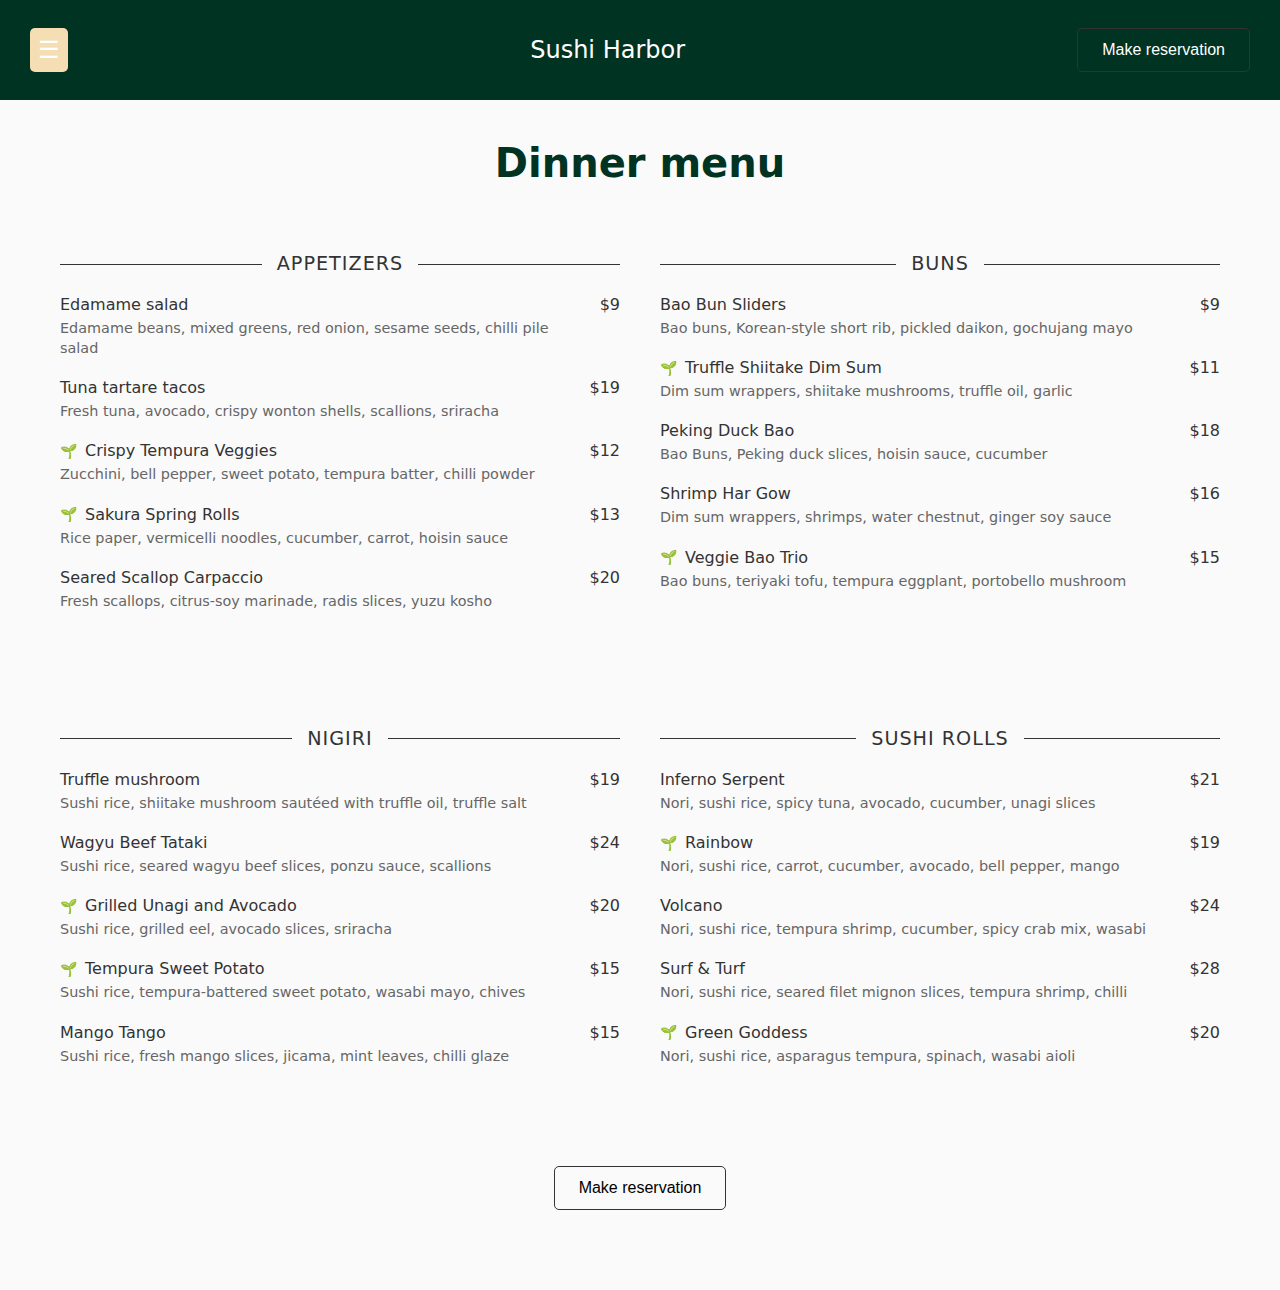
<file: menu.html>
<!DOCTYPE html>
<html lang="en">
<head>
    <meta charset="UTF-8">
    <meta name="viewport" content="width=device-width, initial-scale=1.0">
    <title>Dinner Menu</title>
    <link rel="stylesheet" href="styles.css">
    <style>
        .navbar{
            height: 100px;
        }
         @media (max-width: 768px) {
            .reservation-button {
        width: 100%;
        font-size: 15px;
        max-width: 300px;
        margin-left: 23% !important;
        color: black !important;
        background-color: wheat !important;

    }
    .navbar{
        height: 100px !important;
    }
 
    .logo-text{
        font-size: 16px !important;
        padding-left: 10px !important;

    }
        }@media (max-width: 480px) {
    .logo-text{
        font-size: 13px !important;
        margin-left: 15% !important;

        
    }
    .reservation-button {
        width: 100%;
        margin-left: -0% !important;
        font-size: 13px !important;
        
    height: 63px !important;
        max-width: 200px;
        background-color: wheat !important;
    }}
  
        body {
            font-family: system-ui, -apple-system, BlinkMacSystemFont, 'Segoe UI', sans-serif;
           
            color: #333;
            background-color: #fafafa;
        }

        h1 {
            text-align: center;
            font-size: 2.5rem;
            margin-bottom: 50px;
        }

        .menu-container {
            display: grid;
            grid-template-columns: 1fr 1fr;
            gap: 40px;
        }

        .section {
            margin-bottom: 40px;
        }

        .section-title {
            text-align: center;
            font-size: 1.2rem;
            letter-spacing: 1px;
            margin-bottom: 20px;
            position: relative;
        }

        .section-title::after {
            content: '';
            display: block;
            width: 100%;
            height: 1px;
            background-color: #333;
            position: absolute;
            top: 50%;
            z-index: -1;
        }

        .section-title span {
            background-color: #fafafa;
            padding: 0 15px;
        }

        .menu-item {
            display: flex;
            justify-content: space-between;
            margin-bottom: 20px;
            gap: 20px;
        }

        .item-details {
            flex-grow: 1;
        }

        .item-name {
            font-weight: 500;
            margin-bottom: 4px;
            display: flex;
            align-items: center;
            gap: 8px;
        }

        .vegetarian-icon::before {
            content: '🌱';
            font-size: 14px;
        }

        .item-description {
            font-size: 0.9rem;
            color: #666;
            line-height: 1.4;
        }

        .item-price {
            font-weight: 500;
        }

        .reservation-button {
            display: block;
            width: fit-content;
            margin: 40px auto;
            padding: 12px 24px;
            border: 1px solid #333;
            background: none;
            cursor: pointer;
            font-size: 1rem;
            transition: all 0.3s ease;
        }
.main{
    max-width: 1200px;
            margin: 0 auto;
            padding: 40px 20px;
}
        .reservation-button:hover {
            background-color: #333;
            color: white;
        }

        @media (max-width: 768px) {
            .menu-container {
                grid-template-columns: 1fr;
            }
        }
    </style>
</head>
<body>
    <nav class="navbar" style="padding:0px;" >
        <button class="menu-button" onclick="toggleMenu()" style=" margin-left: 30px; background-color: wheat;">☰</button>
        
        <span class="logo-text" style="margin-left: 70px;">Sushi Harbor</span>
        
     <a href="reserve.html"  style=" text-decoration: none; color: wheat; margin-right: 30px;" >   <button class="reservation-button">Make reservation</button></a>
    </nav>

    <div class="mobile-menu" id="mobileMenu">
        <button class="close-button" onclick="toggleMenu()">✕</button>
        <!-- Add mobile menu content here -->
<ul><li id="li"> <a id="a" href="index.html">Home</a></li>
    <li id="li"> <a id="a" href="reserve.html">Reservation</a></li>
    <li id="li"> <a id="a" href="menu.html">Menu</a></li></ul>
    <li id="li"> <a id="a" href="aboutus.html">About us</a></li>
    </div>
    <div class="main">
    <h1>Dinner menu</h1>
    <div class="menu-container">
        <div class="section">
            <h2 class="section-title"><span>APPETIZERS</span></h2>
            <div class="menu-item">
                <div class="item-details">
                    <div class="item-name">Edamame salad</div>
                    <div class="item-description">Edamame beans, mixed greens, red onion, sesame seeds, chilli pile salad</div>
                </div>
                <div class="item-price">$9</div>
            </div>
            <div class="menu-item">
                <div class="item-details">
                    <div class="item-name">Tuna tartare tacos</div>
                    <div class="item-description">Fresh tuna, avocado, crispy wonton shells, scallions, sriracha</div>
                </div>
                <div class="item-price">$19</div>
            </div>
            <div class="menu-item">
                <div class="item-details">
                    <div class="item-name vegetarian-icon">Crispy Tempura Veggies</div>
                    <div class="item-description">Zucchini, bell pepper, sweet potato, tempura batter, chilli powder</div>
                </div>
                <div class="item-price">$12</div>
            </div>
            <div class="menu-item">
                <div class="item-details">
                    <div class="item-name vegetarian-icon">Sakura Spring Rolls</div>
                    <div class="item-description">Rice paper, vermicelli noodles, cucumber, carrot, hoisin sauce</div>
                </div>
                <div class="item-price">$13</div>
            </div>
            <div class="menu-item">
                <div class="item-details">
                    <div class="item-name">Seared Scallop Carpaccio</div>
                    <div class="item-description">Fresh scallops, citrus-soy marinade, radis slices, yuzu kosho</div>
                </div>
                <div class="item-price">$20</div>
            </div>
        </div>

        <div class="section">
            <h2 class="section-title"><span>BUNS</span></h2>
            <div class="menu-item">
                <div class="item-details">
                    <div class="item-name">Bao Bun Sliders</div>
                    <div class="item-description">Bao buns, Korean-style short rib, pickled daikon, gochujang mayo</div>
                </div>
                <div class="item-price">$9</div>
            </div>
            <div class="menu-item">
                <div class="item-details">
                    <div class="item-name vegetarian-icon">Truffle Shiitake Dim Sum</div>
                    <div class="item-description">Dim sum wrappers, shiitake mushrooms, truffle oil, garlic</div>
                </div>
                <div class="item-price">$11</div>
            </div>
            <div class="menu-item">
                <div class="item-details">
                    <div class="item-name">Peking Duck Bao</div>
                    <div class="item-description">Bao Buns, Peking duck slices, hoisin sauce, cucumber</div>
                </div>
                <div class="item-price">$18</div>
            </div>
            <div class="menu-item">
                <div class="item-details">
                    <div class="item-name">Shrimp Har Gow</div>
                    <div class="item-description">Dim sum wrappers, shrimps, water chestnut, ginger soy sauce</div>
                </div>
                <div class="item-price">$16</div>
            </div>
            <div class="menu-item">
                <div class="item-details">
                    <div class="item-name vegetarian-icon">Veggie Bao Trio</div>
                    <div class="item-description">Bao buns, teriyaki tofu, tempura eggplant, portobello mushroom</div>
                </div>
                <div class="item-price">$15</div>
            </div>
        </div>

        <div class="section">
            <h2 class="section-title"><span>NIGIRI</span></h2>
            <div class="menu-item">
                <div class="item-details">
                    <div class="item-name">Truffle mushroom</div>
                    <div class="item-description">Sushi rice, shiitake mushroom sautéed with truffle oil, truffle salt</div>
                </div>
                <div class="item-price">$19</div>
            </div>
            <div class="menu-item">
                <div class="item-details">
                    <div class="item-name">Wagyu Beef Tataki</div>
                    <div class="item-description">Sushi rice, seared wagyu beef slices, ponzu sauce, scallions</div>
                </div>
                <div class="item-price">$24</div>
            </div>
            <div class="menu-item">
                <div class="item-details">
                    <div class="item-name vegetarian-icon">Grilled Unagi and Avocado</div>
                    <div class="item-description">Sushi rice, grilled eel, avocado slices, sriracha</div>
                </div>
                <div class="item-price">$20</div>
            </div>
            <div class="menu-item">
                <div class="item-details">
                    <div class="item-name vegetarian-icon">Tempura Sweet Potato</div>
                    <div class="item-description">Sushi rice, tempura-battered sweet potato, wasabi mayo, chives</div>
                </div>
                <div class="item-price">$15</div>
            </div>
            <div class="menu-item">
                <div class="item-details">
                    <div class="item-name">Mango Tango</div>
                    <div class="item-description">Sushi rice, fresh mango slices, jicama, mint leaves, chilli glaze</div>
                </div>
                <div class="item-price">$15</div>
            </div>
        </div>

        <div class="section">
            <h2 class="section-title"><span>SUSHI ROLLS</span></h2>
            <div class="menu-item">
                <div class="item-details">
                    <div class="item-name">Inferno Serpent</div>
                    <div class="item-description">Nori, sushi rice, spicy tuna, avocado, cucumber, unagi slices</div>
                </div>
                <div class="item-price">$21</div>
            </div>
            <div class="menu-item">
                <div class="item-details">
                    <div class="item-name vegetarian-icon">Rainbow</div>
                    <div class="item-description">Nori, sushi rice, carrot, cucumber, avocado, bell pepper, mango</div>
                </div>
                <div class="item-price">$19</div>
            </div>
            <div class="menu-item">
                <div class="item-details">
                    <div class="item-name">Volcano</div>
                    <div class="item-description">Nori, sushi rice, tempura shrimp, cucumber, spicy crab mix, wasabi</div>
                </div>
                <div class="item-price">$24</div>
            </div>
            <div class="menu-item">
                <div class="item-details">
                    <div class="item-name">Surf & Turf</div>
                    <div class="item-description">Nori, sushi rice, seared filet mignon slices, tempura shrimp, chilli</div>
                </div>
                <div class="item-price">$28</div>
            </div>
            <div class="menu-item">
                <div class="item-details">
                    <div class="item-name vegetarian-icon">Green Goddess</div>
                    <div class="item-description">Nori, sushi rice, asparagus tempura, spinach, wasabi aioli</div>
                </div>
                <div class="item-price">$20</div>
            </div>
        </div>
    </div>
   <a href="reserve.html" style="color: black;text-decoration: none;"> <button style="color: black;" class="reservation-button">Make reservation</button></a>
</div>
  <script src="script.js"></script>
</body>
</html>
</file>
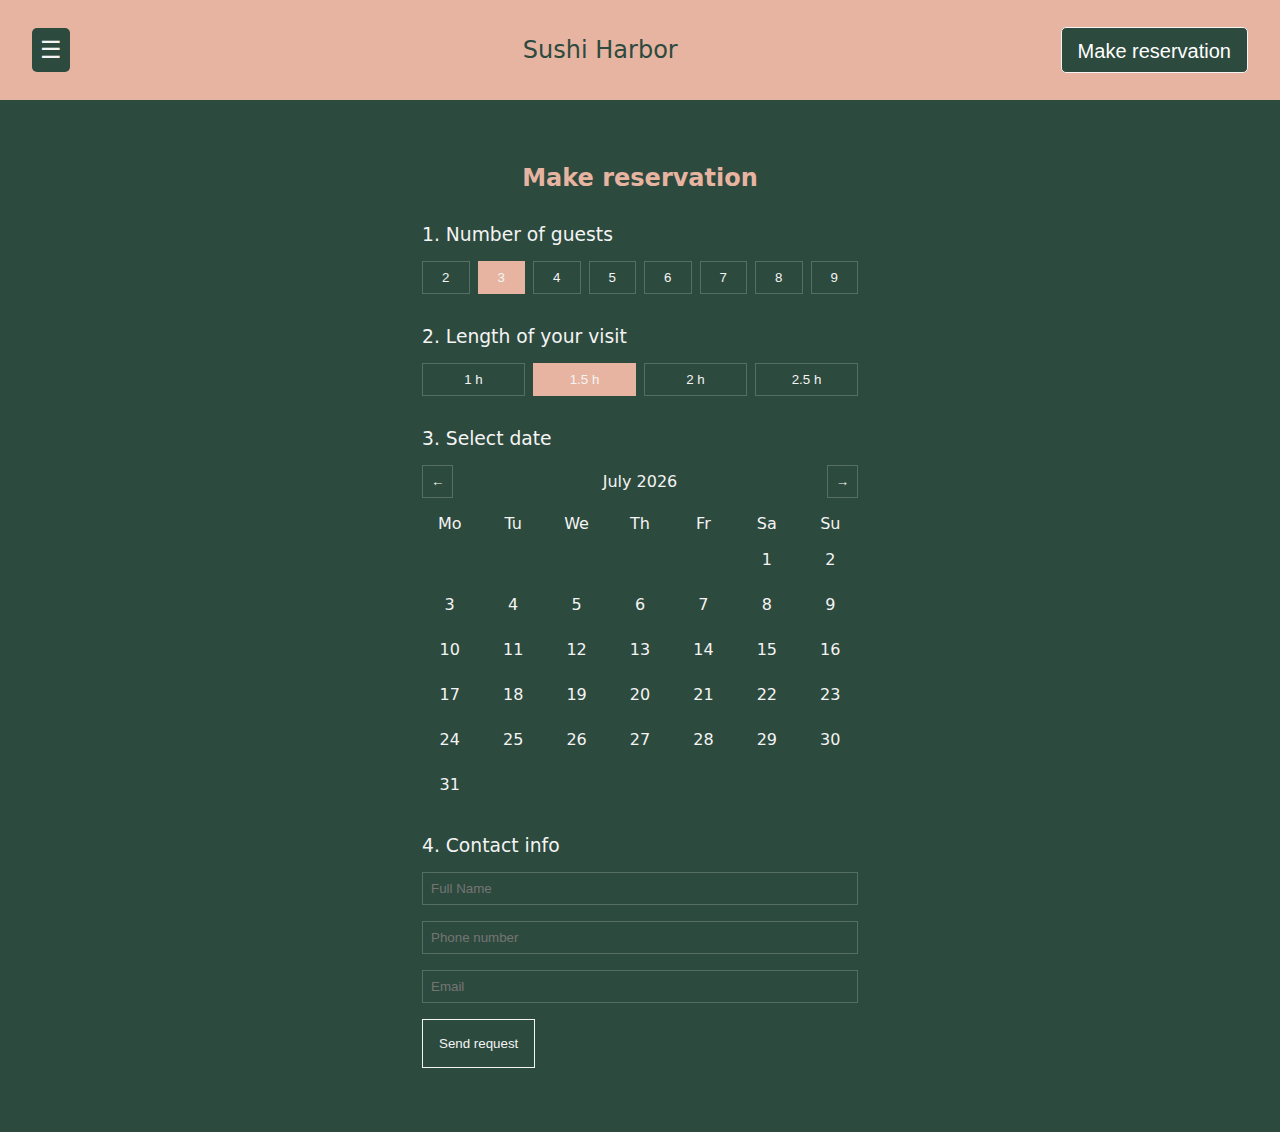
<file: reserve.html>
<!DOCTYPE html>
<html lang="en">
<head>
    <meta charset="UTF-8">
    <meta name="viewport" content="width=device-width, initial-scale=1.0">
    <title>Sushi Bloom - Reservation</title>
    <script src="script.js"></script>
    <link rel="stylesheet" href="styles.css">
    <style>
          .navbar{
            height: 100px;
        }
         @media (max-width: 768px) {
            .reservation-button {
        width: 100%;
        font-size: 15px;
        max-width: 300px;
        margin-left: 23% !important;
        color: white !important;
        background-color: #2d4a3e !important;

    }
    .navbar{
        height: 100px !important;
    }
 
    .logo-text{
        font-size: 16px !important;
        padding-left: 10px !important;

    }
        }
        :root {
            --primary-green: #2d4a3e;
            --accent-coral: #e8b4a2;
            --text-light: #f4f4f4;
            --border-color: rgba(255,255,255,0.2);
        }
.reservation-button:hover{
    background-color: #2d4a3e;

}

@media (max-width: 480px) {
    .logo-text{
        font-size: 13px !important;
        margin-left: 15% !important;
        padding-right: 17px !important;
    }
    .reservation-button {
        width: 100%;
        margin-left: -0% !important;
        font-size: 10px !important;
        
    height: 63px !important;
        max-width: 200px;
        background-color: #2d4a3e !important;
    }
  
.navbar {
    width: 100%;
}
    
}
        body {
            margin: 0;
            font-family: system-ui, -apple-system, sans-serif;
            background-color: var(--primary-green);
            color: var(--text-light);
            min-height: 100vh;
            background-size: cover;
        }

     

        .menu-button {
            background: none;
            border: none;
            color: var(--text-light);
            font-size: 1.5rem;
            cursor: pointer;
        }

        .logo {
            color: var(--text-light);
            text-decoration: none;
            font-size: 1.2rem;
        }

        .reservation-button {
            background: transparent;
            color: var(--text-light);
            border: 1px solid var(--text-light);
            padding: 0.5rem 1rem;
            cursor: pointer;
        }

        .reservation-form {
            background-color: rgba(45, 74, 62, 0.95);
            max-width: 500px;
            margin: 2rem auto;
            padding: 2rem;
            border-radius: 8px;
        }

        .form-title {
            text-align: center;
            color: var(--accent-coral);
            margin-bottom: 2rem;
        }

        .section-title {
            margin: 1rem 0;
            font-weight: normal;
        }

        .number-grid, .time-grid {
            display: grid;
            grid-template-columns: repeat(8, 1fr);
            gap: 0.5rem;
            margin-bottom: 2rem;
        }

        .time-grid {
            grid-template-columns: repeat(4, 1fr);
        }

        .grid-button {
            padding: 0.5rem;
            background: transparent;
            border: 1px solid var(--border-color);
            color: var(--text-light);
            cursor: pointer;
            transition: all 0.3s ease;
        }

        .grid-button.selected {
            background-color: var(--accent-coral);
            border-color: var(--accent-coral);
        }

        .calendar {
            margin-bottom: 2rem;
        }

        .calendar-header {
            display: flex;
            justify-content: space-between;
            align-items: center;
            margin-bottom: 1rem;
        }

        .calendar-grid {
            display: grid;
            grid-template-columns: repeat(7, 1fr);
            gap: 0.5rem;
            text-align: center;
        }

        .calendar-day {
            padding: 0.5rem;
            border: 1px solid transparent;
            cursor: pointer;
        }

        .calendar-day:hover {
            border-color: var(--accent-coral);
        }

        .calendar-day.selected {
            background-color: var(--accent-coral);
        }

        .contact-form {
            display: grid;
            gap: 1rem;
        }

        input {
            padding: 0.5rem;
            background: transparent;
            border: 1px solid var(--border-color);
            color: var(--text-light);
        }

        .submit-button {
            background: transparent;
            color: var(--text-light);
            border: 1px solid var(--text-light);
            padding: 1rem;
            cursor: pointer;
            margin-top: 1rem;
            transition: all 0.3s ease;
        }

        .submit-button:hover {
            background-color: var(--accent-coral);
            border-color: var(--accent-coral);
        }
    </style>
</head>
<body>
    <nav class="navbar" style="background-color: #e8b4a2;">
        <button class="menu-button" onclick="toggleMenu()" style="background-color:#2d4a3e">☰</button>
        
            <span class="logo-text" style="margin-left: 70px; color: #2d4a3e;">Sushi Harbor</span>
        
        <button class="reservation-button" style=" background-color:#2d4a3e;"> <a href="#" style="text-decoration: none; font-size: 20px; color: white;">Make reservation</a></button>
    </nav>

    <div class="mobile-menu" id="mobileMenu">
        <button class="close-button" onclick="toggleMenu()">✕</button>
        <!-- Add mobile menu content here -->
<ul><li id="li"> <a id="a" href="index.html">Home</a></li>
    <li id="li"> <a id="a" href="reserve.html">Reservation</a></li>
    <li id="li"> <a id="a" href="menu.html">Menu</a></li></ul>
    <li id="li"> <a id="a" href="aboutus.html">About us</a></li>
    </div>

    <div class="reservation-form">
        <h2 class="form-title">Make reservation</h2>
        
        <h3 class="section-title">1. Number of guests</h3>
        <div class="number-grid">
            <button class="grid-button">2</button>
            <button class="grid-button selected">3</button>
            <button class="grid-button">4</button>
            <button class="grid-button">5</button>
            <button class="grid-button">6</button>
            <button class="grid-button">7</button>
            <button class="grid-button">8</button>
            <button class="grid-button">9</button>
        </div>

        <h3 class="section-title">2. Length of your visit</h3>
        <div class="time-grid">
            <button class="grid-button">1 h</button>
            <button class="grid-button selected">1.5 h</button>
            <button class="grid-button">2 h</button>
            <button class="grid-button">2.5 h</button>
        </div>

        <h3 class="section-title">3. Select date</h3>
        <div class="calendar">
            <div class="calendar-header">
                <button class="grid-button">←</button>
                <span  id="date">April 2023</span>
                <button class="grid-button">→</button>
            </div>
            <div class="calendar-grid">
                <div>Mo</div>
                <div>Tu</div>
                <div>We</div>
                <div>Th</div>
                <div>Fr</div>
                <div>Sa</div>
                <div>Su</div>
                <!-- Calendar days will be inserted by JavaScript -->
            </div>
        </div>

        <h3 class="section-title">4. Contact info</h3>
        <div class="contact-form">
            <input type="text" placeholder="Full Name" id="full-name">
            <input type="tel" placeholder="Phone number" id="phone-number">
            <input type="email" placeholder="Email" id="email">
        </div>
        
        <button class="submit-button">Send request</button>
        
        <script>
            document.querySelector('.submit-button').addEventListener('click', () => {
                const fullName = document.getElementById('full-name').value.trim();
                const phoneNumber = document.getElementById('phone-number').value.trim();
                const email = document.getElementById('email').value.trim();
        
                if (fullName === "" || phoneNumber === "" || email === "") {
                    alert("Error: All fields are required.");
                } else {
                    alert('Thank you for reserving at our restaurant. You will receive a response via email!');
                }
            });
        // Calendar generation
        function generateCalendar() {
            const calendar = document.querySelector('.calendar-grid');
            const daysInMonth = 31;
            const firstDay = 5; // 1st of April 2023 starts on a Saturday (5)

            // Add empty cells for days before the 1st
            for (let i = 0; i < firstDay; i++) {
                const emptyDay = document.createElement('div');
                emptyDay.className = 'calendar-day';
                calendar.appendChild(emptyDay);
            }

            // Add the days of the month
            for (let i = 1; i <= daysInMonth; i++) {
                const day = document.createElement('div');
                day.className = 'calendar-day';
                day.textContent = i;
                day.addEventListener('click', () => {
                    document.querySelectorAll('.calendar-day').forEach(d => d.classList.remove('selected'));
                    day.classList.add('selected');
                });
                calendar.appendChild(day);
            }
        }

        // Button selection handling
        document.querySelectorAll('.grid-button').forEach(button => {
            button.addEventListener('click', () => {
                const parent = button.parentElement;
                parent.querySelectorAll('.grid-button').forEach(b => b.classList.remove('selected'));
                button.classList.add('selected');
            });
        });
        const dateElement = document.getElementById('date');
    const currentDate = new Date();
    const options = { year: 'numeric', month: 'long' };
    dateElement.textContent = currentDate.toLocaleDateString(undefined, options);
        // Initialize calendar
        generateCalendar();
    </script>
</body>
</html>
</file>
<file: styles.css>
/* Root variables for colors */
:root {
    --primary-green: #003322;
    --primary-salmon: #FDA4AF;
    --background: #faf2db;
    --secondary: #FFD700;
    --third: #003322;
}

/* Global styles */
* {
    margin: 0;
    padding: 0;
    box-sizing: border-box;
}

body {
    font-family: system-ui, -apple-system, sans-serif;
    background-color: var(--background);
    min-height: 100vh;
}

/* Navbar styles */
.navbar {
    background-color: var(--primary-green);
    padding: 1rem 2rem;
    display: flex;
    justify-content: space-between;
    align-items: center;
    animation: slideIn 1s ease-out;
}

.menu-button, .reservation-button {
    background: var(--highlight);
    border: none;
    color: white;
    cursor: pointer;
    font-size: 1.5rem;
    padding: 0.5rem;
    border-radius: 5px;
    transition: background-color 0.3s ease, transform 0.3s ease;
}

.menu-button:hover, .reservation-button:hover {
    background-color: var(--secondary);
    transform: scale(1.1);
}

.logo-container {
    display: flex;
    align-items: center;
    gap: 0.5rem;
    color: white;
    text-decoration: none;
}

.logo-image {
    width: 24px;
    height: 24px;
}

.logo-text {
    font-size: 1.5rem;
    color: white;
    animation: fadeIn 2s ease-in;
}

/* Mobile menu styles */
.mobile-menu {
    display: none;
    position: fixed;
    top: 0;
    left: 0;
    width: 100%;
    height: 100%;
    z-index: 1000;
    background-color: var(--primary-green);
    padding: 2rem;
    animation: slideIn 0.5s ease-out;
}

.mobile-menu.active {
    display: block;
}

.close-button {
    background: none;
    border: none;
    color: white;
    font-size: 1.5rem;
    position: absolute;
    right: 2rem;
    top: 2rem;
    cursor: pointer;
}

#li {
    font-size: 25px;
    list-style-type: none;
    margin-top: 20px;
    animation: fadeIn 1s ease-in;
}

#a {
    text-decoration: none;
    color: white;
    transition: color 0.3s ease;
}

#a:hover {
    color: var(--secondary);
}

/* Keyframes for animations */
@keyframes slideIn {
    from {
        transform: translateX(-100%);
    }
    to {
        transform: translateX(0);
    }
}

@keyframes fadeIn {
    from {
        opacity: 0;
    }
    to {
        opacity: 1;
    }
}

/* Hero section styles */
.hero {
    height: 100vh;
    width: 100%;
    overflow: hidden;
    position: relative;
}

.hero img {
    width: 96%;
    height: 500px;
    border-radius: 20px;
    margin: 30px;
}

/* Content grid section styles */
.content-grid {
    max-width: 1200px;
    margin: 4rem auto;
    padding: 0 2rem;
    display: grid;
    grid-template-columns: 1fr 1fr;
    gap: 2rem;
    align-items: center;
}

.text-content {
    display: flex;
    flex-direction: column;
    gap: 1.5rem;
}

.image-container {
    position: relative;
}

.image-container img {
    width: 100%;
    height: auto;
    border-radius: 4px;
}

.pattern-overlay {
    position: absolute;
    bottom: -2rem;
    left: -2rem;
    width: 6rem;
    height: 6rem;
    background-color: #f0f0f0;
    opacity: 0.2;
    z-index: -1;
}

/* Authenticity section styles */
.authenticity {
    max-width: 1200px;
    margin: 4rem auto;
    padding: 0 2rem;
    display: grid;
    grid-template-columns: 1fr 1fr;
    gap: 2rem;
    align-items: center;
}

.button-group {
    display: flex;
    gap: 1rem;
    margin-top: 1.5rem;
}

/* CTA section styles */
.cta {
    background-color: #C4704C;
    color: white;
    text-align: center;
    padding: 4rem 2rem;
    margin-top: 4rem;
}

.cta h2 {
    font-size: 1.5rem;
    margin-bottom: 1rem;
}

.cta p {
    margin-bottom: 2rem;
}

/* Button styles */
.btn {
    padding: 0.5rem 2rem;
    border: 1px solid #333;
    background: none;
    cursor: pointer;
    transition: background-color 0.3s;
}

.btn:hover {
    background-color: #f5f5f5;
}

.btn-white {
    border-color: white;
    color: white;
}

.btn-white:hover {
    background-color: rgba(255, 255, 255, 0.1);
}

/* Responsive design */
@media (max-width: 768px) {
    .content-grid,
    .authenticity {
        grid-template-columns: 1fr;
    }

    .button-group {
        flex-direction: column;
    }

    .pattern-overlay {
        display: none;
    }
}

.header-btn {
    background-color: transparent;
    border: 1px solid white;
    color: white;
}

.reservation-btn {
    padding: 0.75rem 1.5rem;
    border-radius: 4px;
    border: none;
    background-color: var(--primary-salmon);
    color: white;
    cursor: pointer;
    transition: opacity 0.2s;
    font-size: 1rem;
}

.reservation-btn:hover {
    opacity: 0.9;
}

main {
    display: flex;
    min-height: 100vh;
    padding: 3rem 2rem 2rem;
    gap: 2rem;
    flex-wrap: wrap;
    width: 100%;
}

.hero-left {
    flex: 1;
    min-width: 300px;
    display: flex;
    flex-direction: column;
    justify-content: center;
    gap: 1.5rem;
    padding: 2rem;
    margin-left: 50px;
}

.icon {
    width: 80px;
    height: 80px;
}

h1 {
    font-size: clamp(2rem, 5vw, 3rem);
    color: var(--primary-green);
}

p {
    font-size: clamp(1rem, 2vw, 1.2rem);
    line-height: 1.6;
    color: #666;
    max-width: 400px;
}

.hero-right {
    flex: 1;
    min-width: 300px;
    display: flex;
    align-items: center;
    justify-content: center;
    position: relative;
}

.image-grid {
    display: grid;
    grid-template-columns: repeat(2, 1fr);
    grid-template-rows: repeat(2, 1fr);
    gap: 1rem;
    width: 100%;
    max-width: 600px;
    aspect-ratio: 1;
    padding: 1rem;
}

.grid-img {
    width: 100%;
    height: 100%;
    object-fit: cover;
    border-radius: 8px;
    box-shadow: 0 4px 6px rgba(0,0,0,0.1);
    transition: transform 0.3s ease;
}

.grid-img:hover {
    transform: scale(1.05);
}

.img1 {
    grid-column: 2;
    border-radius: 8px;
    box-shadow: 0 4px 6px rgba(0,0,0,0.1);
    width: 250px;
    height: 250px;
    grid-row: 1;
}

.img2 {
    grid-column: 1;
    width: 250px;
    height: 250px;
    grid-row: 2;
    border-radius: 8px;
    box-shadow: 0 4px 6px rgba(0,0,0,0.1);
}

.img3 {
    grid-column: 2;
    grid-row: 2;
    width: 250px;
    height: 250px;
    border-radius: 8px;
    box-shadow: 0 4px 6px rgba(0,0,0,0.1);
}

.pattern {
    position: absolute;
    width: 200px;
    height: 200px;
    right: 10%;
    top: 50%;
    background-image: radial-gradient(circle, #ddd 2px, transparent 2px);
    background-size: 15px 15px;
    opacity: 0.5;
    pointer-events: none;
}

#p {
    margin-left: 36%;
}

@media (max-width: 1188px) {
    .reservation-button {
        width: 100%;
        font-size: 15px;
        max-width: 300px;
        background-color: #FDA4AF !important;
    }
    main {
        flex-direction: column;
        padding-top: 4rem;
    }
    #p {
        margin: auto;
    }
    .hero-left {
        text-align: center;
        align-items: center;
        margin: auto;
        padding: 1rem;
    }
    .image-grid {
        padding: 1.0rem;
        gap: 0.7rem;
        margin-left: 10%;
    }
    .hero-image {
        margin-left: -15%;
        text-align: center;
        max-width: 400px;
    }
    .pattern {
        display: none;
    }
    .reservation-btn {
        width: 100%;
        max-width: 300px;
    }
    .logo-text {
        font-size: 18px !important;
        padding-left: 10px;
    }
}

@media (max-width: 480px) {
    .logo-text {
        font-size: 16px !important;
        margin-left: 15% !important;
        padding-right: 28px !important;
    }
    .reservation-button {
        border-radius: 10px !important;
        width: 100%;
        font-size: 14px;
        max-width: 300px;
        background-color: #FDA4AF !important;
    }
    .image-grid {
        padding: 1.0rem;
        gap: 0.7rem;
        margin-left: auto;
    }
    .header-btn {
        display: none;
    }
    .hero-image {
        margin-left: -12%;
        text-align: center;
        max-width: 400px;
    }
    .navbar {
        width: 100%;
    }
    .image-grid {
        grid-template-columns: 1fr;
        grid-template-rows: repeat(3, 1fr);
        gap: 1rem;
    }
    .img1, .img2, .img3 {
        grid-column: 1;
    }
    .img1 { grid-row: 1; }
    .img2 { grid-row: 2; }
    .img3 { grid-row: 3; }
    .menu-button {
        background: none;
        border: none;
        color: var(--text-light);
        font-size: 1.5rem;
        cursor: pointer;
    }
    .logo {
        color: var(--text-light);
        text-decoration: none;
        font-size: 1.2rem;
    }
    .reservation-button {
        background: transparent;
        color: var(--text-light);
        border: 1px solid black;
        padding: 0.5rem 1rem;
        cursor: pointer;
    }
}

/* Reservation form styles */
.reservation-form {
    background-color: rgba(45, 74, 62, 0.95);
    max-width: 500px;
    margin: 2rem auto;
    padding: 2rem;
    border-radius: 8px;
}

.form-title {
    text-align: center;
    color: var(--accent-coral);
    margin-bottom: 2rem;
}

.section-title {
    margin: 1rem 0;
    font-weight: normal;
}

.number-grid, .time-grid {
    display: grid;
    grid-template-columns: repeat(8, 1fr);
    gap: 0.5rem;
    margin-bottom: 2rem;
}

.time-grid {
    grid-template-columns: repeat(4, 1fr);
}

.grid-button {
    padding: 0.5rem;
    background: transparent;
    border: 1px solid var(--border-color);
    color: var(--text-light);
    cursor: pointer;
    transition: all 0.3s ease;
}

.grid-button.selected {
    background-color: var(--accent-coral);
    border-color: var(--accent-coral);
}

.calendar {
    margin-bottom: 2rem;
}

.calendar-header {
    display: flex;
    justify-content: space-between;
    align-items: center;
    margin-bottom: 1rem;
}

.calendar-grid {
    display: grid;
    grid-template-columns: repeat(7, 1fr);
    gap: 0.5rem;
    text-align: center;
}

.calendar-day {
    padding: 0.5rem;
    border: 1px solid transparent;
    cursor: pointer;
}

.calendar-day:hover {
    border-color: var(--accent-coral);
}

.calendar-day.selected {
    background-color: var(--accent-coral);
}

.contact-form {
    display: grid;
    gap: 1rem;
}

input {
    padding: 0.5rem;
    background: transparent;
    border: 1px solid var(--border-color);
    color: var(--text-light);
}

.submit-button {
    background: transparent;
    color: var(--text-light);
    border: 1px solid var(--text-light);
    padding: 1rem;
    cursor: pointer;
    margin-top: 1rem;
    transition: all 0.3s ease;
}
</file>
